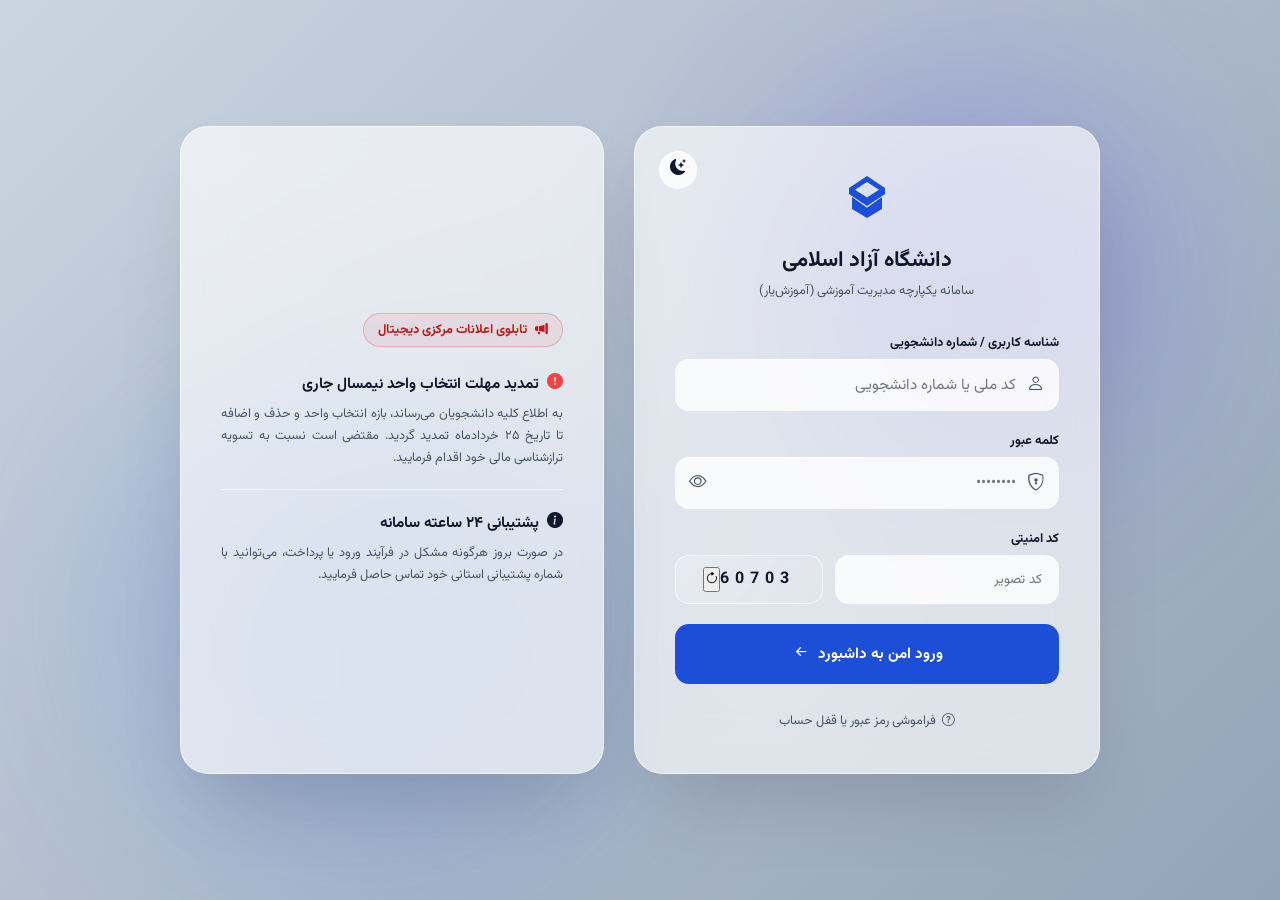
<file: index.html>
<!DOCTYPE html>
<html lang="fa" dir="rtl">

<head>
    <meta charset="UTF-8">
    <meta name="viewport" content="width=device-width, initial-scale=1.0">
    <title>سامانه یکپارچه آموزش‌یار | نسخه بین‌المللی شیشه‌ای</title>
    <link rel="stylesheet" href="https://cdn.jsdelivr.net/npm/bootstrap-icons@1.11.3/font/bootstrap-icons.min.css">
    <link rel="stylesheet" href="style.css">
</head>

<body>
    <div class="preloader" id="preloader">
        <div class="loader-spinner"></div>
        <p>در حال بارگذاری سامانه...</p>
    </div>
    <input type="checkbox" id="dark-mode-toggle" class="dark-mode-checkbox">

    <div class="bg-circles">
        <div class="circle circle-1"></div>
        <div class="circle circle-2"></div>
    </div>

    <div class="main-wrapper">
        <div class="login-container">

            <main class="glass-box login-box animate-fade-in delay-1">
                <label for="dark-mode-toggle" class="theme-switcher" title="تغییر پوسته سایت">
                    <i class="bi bi-sun-fill sun-icon"></i>
                    <i class="bi bi-moon-stars-fill moon-icon"></i>
                </label>

                <header class="logo-area">
                    <svg class="university-logo" viewBox="0 0 100 100" width="60" height="60">
                        <path fill="currentColor"
                            d="M50 15 L20 35 L20 45 L50 65 L80 45 L80 35 Z M50 25 L70 38 L50 51 L30 38 Z M25 50 L25 70 L50 85 L75 70 L75 50 L50 68 Z" />
                    </svg>
                    <h2>دانشگاه آزاد اسلامی</h2>
                    <p>سامانه یکپارچه مدیریت آموزشی (آموزش‌یار)</p>
                </header>

                <form class="login-form" action="dashboard.html">
                    <div class="input-group">
                        <label for="username">شناسه کاربری / شماره دانشجویی</label>
                        <div class="input-wrapper">
                            <i class="bi bi-person input-icon"></i>
                            <input type="text" id="username" placeholder="کد ملی یا شماره دانشجویی" required>
                        </div>
                    </div>

                    <div class="input-group">
                        <label for="password">کلمه عبور</label>
                        <div class="input-wrapper">
                            <i class="bi bi-shield-lock input-icon"></i>
                            <input type="password" id="password" placeholder="••••••••" required>
                            <button type="button" id="toggle-password" class="toggle-password-btn"
                                title="نمایش رمز عبور">
                                <i class="bi bi-eye" id="eye-icon"></i>
                            </button>
                        </div>
                    </div>

                    <div class="input-group">
                        <label for="captcha-input">کد امنیتی</label>
                        <div class="captcha-container">
                            <input type="text" id="captcha-input" placeholder="کد تصویر" required>
                            <div class="captcha-box">در حال بارگذاری...</div>
                        </div>
                    </div>

                    <button type="submit" class="submit-btn">
                        <span>ورود امن به داشبورد</span>
                        <i class="bi bi-arrow-left-short arrow-icon"></i>
                    </button>
                </form>

                <footer class="form-footer">
                    <a href="#" class="forgot-link">
                        <i class="bi bi-question-circle"></i>
                        <span>فراموشی رمز عبور یا قفل حساب</span>
                    </a>
                </footer>
            </main>

            <aside class="glass-box info-box animate-fade-in delay-2">
                <div class="info-content">
                    <div class="announcement-badge">
                        <i class="bi bi-megaphone-fill"></i>
                        <span>تابلوی اعلانات مرکزی دیجیتال</span>
                    </div>

                    <div class="news-item urgent">
                        <div class="news-header">
                            <i class="bi bi-exclamation-circle-fill"></i>
                            <h4>تمدید مهلت انتخاب واحد نیمسال جاری</h4>
                        </div>
                        <p>به اطلاع کلیه دانشجویان می‌رساند، بازه انتخاب واحد و حذف و اضافه تا تاریخ ۲۵ خردادماه تمدید
                            گردید. مقتضی است نسبت به تسویه ترازشناسی مالی خود اقدام فرمایید.</p>
                    </div>

                    <div class="news-item">
                        <div class="news-header">
                            <i class="bi bi-info-circle-fill"></i>
                            <h4>پشتیبانی ۲۴ ساعته سامانه</h4>
                        </div>
                        <p>در صورت بروز هرگونه مشکل در فرآیند ورود یا پرداخت، می‌توانید با شماره پشتیبانی استانی خود
                            تماس حاصل فرمایید.</p>
                    </div>
                </div>
            </aside>

        </div>
    </div>

    <script src="script.js"></script>
</body>

</html>
</file>
<file: style.css>
@import url('https://fonts.googleapis.com/css2?family=Vazirmatn:wght@400;700&display=swap');

/* ==========================================================================
   ۱. متغیرهای سراسری پوسته (تم روشن)
   ========================================================================== */
:root {
    --bg-gradient: linear-gradient(135deg, #cbd5e1 0%, #94a3b8 100%);
    --glass-bg: rgba(255, 255, 255, 0.65);
    --glass-border: rgba(255, 255, 255, 0.6);
    --text-main: #0f172a;
    --text-muted: #475569;
    --primary-color: #1d4ed8;
    --primary-hover: #1e40af;
    --input-bg: rgba(255, 255, 255, 0.8);
    --announcement-bg: rgba(220, 38, 38, 0.08);
    --announcement-border: rgba(220, 38, 38, 0.25);
    --announcement-text: #b91c1c;
    --circle-color-1: #4f46e5;
    --circle-color-2: #2563eb;
    --smooth: all 0.5s cubic-bezier(0.2, 0.8, 0.2, 1);
}

/* ==========================================================================
   ۲. اصلاح تداخل رنگ و خوانایی متن‌ها در حالت دارک مود (Dark Mode)
   ========================================================================== */
#dark-mode-toggle:checked~.main-wrapper,
#dark-mode-toggle:checked~.dashboard-container,
#dark-mode-toggle:checked~.modal-overlay {
    --glass-bg: rgba(15, 23, 42, 0.45);
    /* تیره تر شدن شیشه برای کنتراست بهتر */
    --glass-border: rgba(255, 255, 255, 0.08);
    --text-main: #f8fafc;
    /* سفید خالص برای متن‌های اصلی */
    --text-muted: #cbd5e1;
    /* خاکستری روشن و کاملاً خوانا برای متن‌های فرعی */
}

/* اصلاح اختصاصی المان‌هایی که در دارک‌مود کدر می‌شدند */
#dark-mode-toggle:checked~* .num-en {
    color: #f1f5f9 !important;
}

#dark-mode-toggle:checked~* .user-details p,
#dark-mode-toggle:checked~* .login-time-badge span,
#dark-mode-toggle:checked~* .widget-info p {
    color: #cbd5e1 !important;
}

#dark-mode-toggle:checked~* .news-item p {
    color: #e2e8f0 !important;
}

#dark-mode-toggle:checked~* .input-group label {
    color: #cbd5e1;
}

/* ==========================================================================
   ۳. استایل لودر اولیه شیشه‌ای (Preloader)
   ========================================================================== */
.preloader {
    position: fixed;
    top: 0;
    left: 0;
    width: 100%;
    height: 100%;
    background: #0f172a;
    z-index: 100000;
    display: flex;
    flex-direction: column;
    align-items: center;
    justify-content: center;
    transition: opacity 0.5s ease, transform 0.5s ease;
}

.preloader.fade-out {
    opacity: 0;
    transform: scale(1.05);
    pointer-events: none;
}

.loader-spinner {
    width: 50px;
    height: 50px;
    border: 3px solid rgba(37, 99, 235, 0.1);
    border-top-color: #2563eb;
    border-radius: 50%;
    animation: spin 1s cubic-bezier(0.55, 0.055, 0.675, 0.19) infinite;
}

.preloader p {
    color: #f8fafc;
    margin-top: 16px;
    font-family: 'Vazirmatn', sans-serif;
    font-size: 0.95rem;
    font-weight: 500;
    letter-spacing: 0.5px;
}

@keyframes spin {
    to {
        transform: rotate(360deg);
    }
}

/* ==========================================================================
   ۴. استایل‌های پایه و دکوراسیون پس‌زمینه
   ========================================================================== */
* {
    margin: 0;
    padding: 0;
    box-sizing: border-box;
    font-family: 'Vazirmatn', sans-serif;
}

body {
    background: var(--bg-gradient);
    color: var(--text-main);
    min-height: 100vh;
    transition: var(--smooth);
}

body.dashboard-body {
    overflow-x: hidden;
}

.bg-circles {
    position: fixed;
    width: 100vw;
    height: 100vh;
    z-index: 1;
    top: 0;
    left: 0;
    pointer-events: none;
}

.circle {
    position: absolute;
    border-radius: 50%;
    filter: blur(100px);
    transition: var(--smooth);
    will-change: transform;
}

.circle-1 {
    width: 380px;
    height: 380px;
    background: var(--circle-color-1);
    top: 10%;
    right: 10%;
    opacity: 0.3;
}

.circle-2 {
    width: 480px;
    height: 480px;
    background: var(--circle-color-2);
    bottom: 5%;
    left: 10%;
    opacity: 0.2;
}

/* ==========================================================================
   ۵. استایل‌های اختصاصی صفحه ورود (Login Page)
   ========================================================================== */
.main-wrapper {
    position: relative;
    z-index: 2;
    min-height: 100vh;
    width: 100%;
    display: flex;
    justify-content: center;
    align-items: center;
    padding: 40px 20px;
}

.login-container {
    display: grid;
    grid-template-columns: 1.1fr 1fr;
    gap: 30px;
    width: 100%;
    max-width: 920px;
    align-items: stretch;
}

.glass-box {
    background: var(--glass-bg);
    backdrop-filter: blur(25px);
    -webkit-backdrop-filter: blur(25px);
    border: 1px solid var(--glass-border);
    border-radius: 28px;
    padding: 2.5rem;
    box-shadow: 0 40px 80px -20px rgba(0, 0, 0, 0.15);
    transition: var(--smooth);
}

.login-box {
    position: relative;
    animation: slideInUp 0.6s var(--smooth);
}

.theme-switcher {
    position: absolute;
    top: 24px;
    left: 24px;
    cursor: pointer;
    width: 38px;
    height: 38px;
    border-radius: 50%;
    background: var(--input-bg);
    border: 1px solid var(--glass-border);
    display: flex;
    align-items: center;
    justify-content: center;
    transition: var(--smooth);
    color: var(--text-main);
    font-size: 1rem;
}

.theme-switcher:hover {
    transform: scale(1.1);
    color: var(--primary-color);
}

#dark-mode-toggle:checked~.main-wrapper .sun-icon {
    display: block;
}

#dark-mode-toggle:checked~.main-wrapper .moon-icon {
    display: none;
}

#dark-mode-toggle:not(:checked)~.main-wrapper .sun-icon {
    display: none;
}

#dark-mode-toggle:not(:checked)~.main-wrapper .moon-icon {
    display: block;
}

.dark-mode-checkbox {
    display: none;
}

.logo-area {
    text-align: center;
    margin-bottom: 2rem;
}

.university-logo {
    color: var(--primary-color);
    margin-bottom: 0.5rem;
    transition: var(--smooth);
}

.logo-area h2 {
    font-size: 1.35rem;
    font-weight: 700;
}

.logo-area p {
    color: var(--text-muted);
    font-size: 0.8rem;
    margin-top: 0.2rem;
}

.login-form {
    display: flex;
    flex-direction: column;
    gap: 1.25rem;
}

.input-group {
    display: flex;
    flex-direction: column;
    gap: 0.4rem;
}

.input-group label {
    font-size: 0.8rem;
    font-weight: 700;
    color: var(--text-main);
}

.input-wrapper {
    position: relative;
    display: flex;
    align-items: center;
}

.input-icon {
    position: absolute;
    right: 14px;
    color: var(--text-muted);
    font-size: 1.1rem;
    transition: var(--smooth);
}

.input-wrapper input {
    width: 100%;
    padding: 0.8rem 2.6rem 0.8rem 1rem;
    border: 1px solid var(--glass-border);
    border-radius: 14px;
    font-size: 0.95rem;
    outline: none;
    background: var(--input-bg);
    color: var(--text-main);
    transition: var(--smooth);
}

.input-wrapper input:focus {
    border-color: var(--primary-color);
    box-shadow: 0 0 0 4px rgba(37, 99, 235, 0.12);
}

.input-wrapper input:focus~.input-icon {
    color: var(--primary-color);
}

.toggle-password-btn {
    position: absolute;
    left: 14px;
    background: none;
    border: none;
    cursor: pointer;
    color: var(--text-muted);
    font-size: 1.1rem;
    display: flex;
    align-items: center;
}

.toggle-password-btn:hover {
    color: var(--primary-color);
}

.captcha-container {
    display: flex;
    gap: 0.75rem;
}

.captcha-container input {
    width: 60%;
    padding: 0.8rem 1rem;
    border: 1px solid var(--glass-border);
    border-radius: 14px;
    background: var(--input-bg);
    color: var(--text-main);
    outline: none;
}

.captcha-box {
    width: 40%;
    background: linear-gradient(135deg, rgba(255, 255, 255, 0.25) 0%, rgba(255, 255, 255, 0.05) 100%);
    border: 1px solid var(--glass-border);
    border-radius: 14px;
    display: flex;
    align-items: center;
    justify-content: center;
    font-weight: 700;
    letter-spacing: 6px;
    color: var(--text-main);
    user-select: none;
}

.submit-btn {
    width: 100%;
    padding: 0.9rem;
    background: var(--primary-color);
    color: white;
    border: none;
    border-radius: 14px;
    font-size: 0.95rem;
    font-weight: 700;
    cursor: pointer;
    transition: var(--smooth);
    display: flex;
    align-items: center;
    justify-content: center;
    gap: 6px;
}

.submit-btn:hover {
    background: var(--primary-hover);
    transform: translateY(-2px);
    box-shadow: 0 12px 24px rgba(37, 99, 235, 0.25);
}

.arrow-icon {
    font-size: 1.3rem;
    transition: var(--smooth);
}

.submit-btn:hover .arrow-icon {
    transform: translateX(-4px);
}

.form-footer {
    margin-top: 1.5rem;
    text-align: center;
}

.forgot-link {
    color: var(--text-muted);
    font-size: 0.8rem;
    text-decoration: none;
    transition: var(--smooth);
    display: inline-flex;
    align-items: center;
    gap: 6px;
}

.forgot-link:hover {
    color: var(--primary-color);
}

.info-box {
    display: flex;
    flex-direction: column;
    justify-content: center;
    animation: slideInUp 0.7s var(--smooth);
}

.announcement-badge {
    display: inline-flex;
    align-items: center;
    gap: 8px;
    background: var(--announcement-bg);
    border: 1px solid var(--announcement-border);
    padding: 6px 14px;
    border-radius: 20px;
    font-weight: 700;
    font-size: 0.8rem;
    color: var(--announcement-text);
    margin-bottom: 1.5rem;
}

.news-item {
    padding-bottom: 1.25rem;
    border-bottom: 1px solid var(--glass-border);
    margin-bottom: 1.25rem;
}

.news-item:last-child {
    border: none;
    margin: 0;
    padding: 0;
}

.news-header {
    display: flex;
    align-items: center;
    gap: 8px;
    margin-bottom: 0.5rem;
}

.news-header h4 {
    font-size: 0.95rem;
    font-weight: 700;
    color: var(--text-main);
}

.news-item p {
    color: var(--text-muted);
    font-size: 0.8rem;
    line-height: 1.7;
    text-align: justify;
}

.news-item.urgent .news-header {
    color: #ef4444;
}

.shake-error {
    animation: shake 0.3s ease-in-out;
    border-color: #ef4444 !important;
    box-shadow: 0 0 0 4px rgba(239, 68, 68, 0.15) !important;
}

@media (max-width: 840px) {
    .login-container {
        grid-template-columns: 1fr;
        gap: 20px;
    }

    .main-wrapper {
        padding: 20px 15px;
    }
}

/* ==========================================================================
   ۶. استایل‌های اختصاصی صفحه داشبورد (Dashboard Layout)
   ========================================================================== */
.dashboard-container {
    position: relative;
    z-index: 2;
    display: grid;
    grid-template-columns: 260px 1fr;
    width: 100%;
    max-width: 1300px;
    min-height: 85vh;
    gap: 24px;
    margin: 40px auto;
    padding: 0 20px;
    animation: scaleUp 0.5s var(--smooth);
}

.glass-sidebar {
    background: var(--glass-bg);
    backdrop-filter: blur(25px);
    -webkit-backdrop-filter: blur(25px);
    border: 1px solid var(--glass-border);
    border-radius: 24px;
    padding: 2rem 1.5rem;
    display: flex;
    flex-direction: column;
    justify-content: space-between;
    box-shadow: 0 30px 60px -15px rgba(0, 0, 0, 0.1);
    height: calc(100vh - 80px);
    position: sticky;
    top: 40px;
}

.sidebar-brand {
    display: flex;
    align-items: center;
    gap: 12px;
    font-weight: 700;
    font-size: 1.15rem;
    color: var(--primary-color);
    padding-bottom: 1.5rem;
    border-bottom: 1px solid var(--glass-border);
}

.sidebar-menu {
    list-style: none;
    display: flex;
    flex-direction: column;
    gap: 8px;
    margin-top: 1.5rem;
    flex-grow: 1;
}

.sidebar-menu li a {
    display: flex;
    align-items: center;
    gap: 14px;
    padding: 12px 16px;
    color: var(--text-main);
    text-decoration: none;
    border-radius: 12px;
    font-size: 0.9rem;
    font-weight: 700;
    transition: var(--smooth);
}

.sidebar-menu li a i {
    font-size: 1.1rem;
    color: var(--text-muted);
    transition: var(--smooth);
}

.sidebar-menu li.active a,
.sidebar-menu li a:hover {
    background: var(--primary-color);
    color: white !important;
}

.sidebar-menu li.active a i,
.sidebar-menu li a:hover i {
    color: white !important;
}

.menu-divider {
    height: 1px;
    background: var(--glass-border);
    margin: 10px 0;
    list-style: none;
}

.settings-link {
    color: var(--text-muted) !important;
}

.settings-link:hover {
    background: rgba(59, 130, 246, 0.15) !important;
    color: var(--primary-color) !important;
}

.sidebar-footer {
    padding-top: 1rem;
    border-top: 1px solid var(--glass-border);
}

.logout-link {
    display: flex;
    align-items: center;
    gap: 12px;
    color: #ef4444 !important;
    text-decoration: none;
    font-weight: 700;
    font-size: 0.9rem;
    padding: 12px 16px;
    border-radius: 12px;
    transition: var(--smooth);
}

.logout-link:hover {
    background: rgba(239, 68, 68, 0.1);
}

.main-content-wrapper {
    display: flex;
    flex-direction: column;
    gap: 24px;
    min-width: 0;
}

.glass-topbar {
    background: var(--glass-bg);
    backdrop-filter: blur(25px);
    -webkit-backdrop-filter: blur(25px);
    border: 1px solid var(--glass-border);
    border-radius: 20px;
    padding: 1rem 1.5rem;
    display: flex;
    justify-content: space-between;
    align-items: center;
    box-shadow: 0 20px 40px -10px rgba(0, 0, 0, 0.05);
}

.user-profile-info {
    display: flex;
    align-items: center;
    gap: 14px;
}

.avatar {
    width: 45px;
    height: 45px;
    background: var(--primary-color);
    color: white !important;
    border-radius: 50%;
    display: flex;
    align-items: center;
    justify-content: center;
    font-weight: 700;
    font-size: 1.1rem;
    box-shadow: 0 8px 16px rgba(37, 99, 235, 0.2);
}

.user-details h4 {
    font-size: 1rem;
    font-weight: 700;
}

.user-details p {
    font-size: 0.78rem;
    color: var(--text-muted);
    margin-top: 2px;
}

.topbar-actions {
    display: flex;
    align-items: center;
    gap: 16px;
}

.login-time-badge {
    display: flex;
    align-items: center;
    gap: 8px;
    background: var(--input-bg);
    border: 1px solid var(--glass-border);
    padding: 6px 16px;
    border-radius: 20px;
    font-size: 0.8rem;
    font-weight: 700;
    color: var(--text-muted);
    white-space: nowrap;
}

.login-time-badge i {
    color: var(--primary-color);
    font-size: 1rem;
}

.system-status {
    font-size: 0.8rem;
    font-weight: 700;
    display: flex;
    align-items: center;
    gap: 6px;
    background: var(--input-bg);
    padding: 6px 14px;
    border-radius: 20px;
    border: 1px solid var(--glass-border);
    color: var(--text-muted);
}

.online-dot {
    color: #10b981;
    font-size: 0.6rem;
    animation: pulse 2s infinite;
}

.dashboard-theme-switcher {
    cursor: pointer;
    display: inline-block;
}

.switch-track {
    width: 54px;
    height: 28px;
    background: var(--input-bg);
    border: 1px solid var(--glass-border);
    border-radius: 20px;
    position: relative;
    transition: var(--smooth);
}

.switch-thumb {
    width: 22px;
    height: 22px;
    background: var(--primary-color);
    border-radius: 50%;
    position: absolute;
    top: 2px;
    right: 2px;
    display: flex;
    align-items: center;
    justify-content: center;
    color: white;
    font-size: 0.75rem;
    transition: var(--smooth);
}

.switch-thumb .sun-icon {
    display: block;
}

.switch-thumb .moon-icon {
    display: none;
}

#dark-mode-toggle:checked~* .switch-thumb {
    right: 28px;
    background: #60a5fa;
}

#dark-mode-toggle:checked~* .switch-thumb .sun-icon {
    display: none;
}

#dark-mode-toggle:checked~* .switch-thumb .moon-icon {
    display: block;
}

.dashboard-main {
    display: flex;
    flex-direction: column;
    gap: 24px;
}

.dashboard-widgets {
    display: grid;
    grid-template-columns: 1fr 1fr;
    gap: 20px;
}

.glass-card {
    background: var(--glass-bg);
    backdrop-filter: blur(25px);
    -webkit-backdrop-filter: blur(25px);
    border: 1px solid var(--glass-border);
    border-radius: 22px;
    padding: 1.5rem;
    box-shadow: 0 30px 60px -15px rgba(0, 0, 0, 0.08);
}

.widget-card {
    display: flex;
    align-items: center;
    gap: 16px;
}

.widget-icon {
    width: 50px;
    height: 50px;
    border-radius: 14px;
    display: flex;
    align-items: center;
    justify-content: center;
    font-size: 1.3rem;
}

.widget-icon.primary {
    background: rgba(37, 99, 235, 0.1);
    color: var(--primary-color);
}

.widget-icon.success {
    background: rgba(16, 185, 129, 0.1);
    color: #10b981;
}

.widget-info h5 {
    font-size: 0.85rem;
    color: var(--text-muted);
}

.widget-info p {
    font-size: 1.05rem;
    font-weight: 700;
    margin-top: 2px;
}

.table-container {
    display: flex;
    flex-direction: column;
    gap: 1.25rem;
}

.table-header {
    display: flex;
    justify-content: space-between;
    align-items: center;
}

.table-header h3 {
    font-size: 1.05rem;
    font-weight: 700;
    display: flex;
    align-items: center;
    gap: 10px;
}

.table-header h3 i {
    color: var(--primary-color);
}

.table-badge {
    background: var(--input-bg);
    border: 1px solid var(--glass-border);
    padding: 4px 12px;
    border-radius: 20px;
    font-size: 0.75rem;
    font-weight: 700;
    color: var(--text-muted);
}

.responsive-table-holder {
    width: 100%;
    overflow-x: auto;
    border-radius: 14px;
}

.glass-table {
    width: 100%;
    border-collapse: collapse;
    font-size: 0.9rem;
}

.glass-table th,
.glass-table td {
    padding: 16px 20px;
    border-bottom: 1px solid var(--glass-border);
    text-align: right;
    vertical-align: middle;
}

.col-code,
.col-group,
.col-unit {
    text-align: center !important;
}

.col-name {
    text-align: right !important;
}

.col-status {
    text-align: center !important;
}

.glass-table th {
    font-weight: 700;
    color: var(--text-muted);
    background: rgba(0, 0, 0, 0.03);
}

.glass-table tbody tr {
    transition: var(--smooth);
}

.glass-table tbody tr:hover {
    background: rgba(255, 255, 255, 0.2);
}

#dark-mode-toggle:checked~* .glass-table th {
    background: rgba(255, 255, 255, 0.05) !important;
    color: #ffffff !important;
}

#dark-mode-toggle:checked~* .glass-table tbody tr:hover {
    background: rgba(255, 255, 255, 0.03);
}

.status-tag {
    padding: 4px 12px;
    border-radius: 20px;
    font-size: 0.75rem;
    font-weight: 700;
    display: inline-block;
}

.status-tag.success {
    background: rgba(16, 185, 129, 0.12);
    color: #10b981;
}

.status-tag.warning {
    background: rgba(245, 158, 11, 0.12);
    color: #f59e0b;
}

.num-en {
    direction: ltr;
    display: inline-block;
    font-family: sans-serif !important;
    font-size: 0.9rem;
}

/* ==========================================================================
   ۷. پنجره پاپ‌آپ مودال (تغییر رمز عبور)
   ========================================================================== */
.modal-overlay {
    position: fixed;
    top: 0;
    left: 0;
    width: 100vw;
    height: 100vh;
    background: rgba(15, 23, 42, 0.4);
    backdrop-filter: blur(10px);
    -webkit-backdrop-filter: blur(10px);
    z-index: 999;
    display: flex;
    justify-content: center;
    align-items: center;
    opacity: 0;
    pointer-events: none;
    transition: all 0.4s cubic-bezier(0.2, 0.8, 0.2, 1);
}

.modal-overlay.modal-active {
    opacity: 1;
    pointer-events: auto;
}

.modal-overlay .modal-box {
    width: 100%;
    max-width: 410px;
    padding: 2.2rem !important;
    transform: translateY(30px);
    transition: all 0.5s cubic-bezier(0.34, 1.56, 0.64, 1);
    border-radius: 24px;
}

.modal-overlay.modal-active .modal-box {
    transform: translateY(0);
}

.modal-header h3 {
    font-size: 1.1rem;
    font-weight: 700;
    margin-bottom: 1.5rem;
    display: flex;
    align-items: center;
    gap: 8px;
    color: var(--text-main);
}

.modal-header h3 i {
    color: var(--primary-color);
}

.modal-input {
    width: 100%;
    padding: 0.75rem 1rem;
    border: 1px solid var(--glass-border);
    border-radius: 12px;
    background: var(--input-bg);
    color: var(--text-main);
    font-size: 0.9rem;
    outline: none;
    transition: var(--smooth);
    margin-top: 4px;
}

.modal-input:focus {
    border-color: var(--primary-color);
    box-shadow: 0 0 0 4px rgba(37, 99, 235, 0.15);
}

.modal-actions {
    display: flex;
    gap: 12px;
    margin-top: 1.75rem;
}

.modal-btn {
    flex: 1;
    padding: 0.75rem;
    border: none;
    border-radius: 12px;
    font-size: 0.85rem;
    font-weight: 700;
    cursor: pointer;
    transition: var(--smooth);
}

.modal-btn.submit {
    background: var(--primary-color);
    color: white;
}

.modal-btn.submit:hover {
    background: var(--primary-hover);
    transform: translateY(-1px);
}

.modal-btn.cancel {
    background: rgba(0, 0, 0, 0.05);
    color: var(--text-main);
    border: 1px solid var(--glass-border);
}

#dark-mode-toggle:checked~.modal-overlay .modal-btn.cancel {
    background: rgba(255, 255, 255, 0.05);
}

.modal-btn.cancel:hover {
    background: rgba(239, 68, 68, 0.1);
    color: #ef4444;
}

/* لایه تاریک پشت منوی همبرگری موبایل */
.sidebar-overlay {
    display: none;
    position: fixed;
    top: 0;
    left: 0;
    width: 100vw;
    height: 100vh;
    background: rgba(0, 0, 0, 0.3);
    backdrop-filter: blur(4px);
    -webkit-backdrop-filter: blur(4px);
    z-index: 190;
}

/* ==========================================================================
   ۸. کدهای واکنش‌گرا و منوی کشویی موبایل (Ultra Responsive)
   ========================================================================== */
.mobile-menu-toggle {
    display: none;
}

@media screen and (max-width: 1024px) {
    .dashboard-container {
        grid-template-columns: 1fr;
        gap: 16px;
        margin: 0 auto;
        padding: 84px 12px 20px 12px;
    }

    .glass-topbar {
        position: fixed;
        top: 0;
        left: 0;
        width: 100%;
        height: 68px;
        padding: 0 16px;
        border-radius: 0 0 16px 16px;
        border-top: none;
        z-index: 100;
        box-sizing: border-box;
    }

    .mobile-menu-toggle {
        display: block !important;
        background: none;
        border: none;
        color: var(--text-main);
        font-size: 1.7rem;
        cursor: pointer;
        transition: var(--smooth);
    }

    .mobile-menu-toggle:hover {
        color: var(--primary-color);
    }

    .user-profile-info {
        gap: 10px;
    }

    .avatar {
        width: 38px;
        height: 38px;
        font-size: 1rem;
    }

    .user-details h4 {
        font-size: 0.9rem;
    }

    .user-details p {
        display: none;
    }

    .topbar-actions {
        gap: 12px;
    }

    .system-status,
    .login-time-badge {
        display: none !important;
    }

    .glass-sidebar {
        position: fixed;
        top: 0;
        right: -280px;
        width: 260px;
        height: 100vh;
        z-index: 200;
        border-radius: 0 !important;
        border-left: 1px solid var(--glass-border);
        box-shadow: -10px 0 40px rgba(0, 0, 0, 0.15);
    }

    .glass-sidebar.menu-open {
        right: 0 !important;
    }

    .glass-sidebar.menu-open~.sidebar-overlay {
        display: block !important;
    }
}

@media screen and (max-width: 640px) {
    .dashboard-widgets {
        grid-template-columns: 1fr;
        gap: 12px;
    }

    .table-header {
        flex-direction: column;
        align-items: flex-start;
        gap: 6px;
    }

    .table-header h3 {
        font-size: 0.95rem;
    }

    .glass-table {
        min-width: 600px;
    }
}

/* انیمیشن‌ها */
@keyframes slideInUp {
    from {
        opacity: 0;
        transform: translateY(20px);
    }

    to {
        opacity: 1;
        transform: translateY(0);
    }
}

@keyframes scaleUp {
    from {
        opacity: 0;
        transform: scale(0.98);
    }

    to {
        opacity: 1;
        transform: scale(1);
    }
}

@keyframes shake {

    0%,
    100% {
        transform: translateX(0);
    }

    20%,
    60% {
        transform: translateX(6px);
    }

    40%,
    80% {
        transform: translateX(-6px);
    }
}

@keyframes pulse {

    0%,
    100% {
        transform: scale(0.95);
        opacity: 0.6;
    }

    50% {
        transform: scale(1.2);
        opacity: 1;
    }
}
</file>
